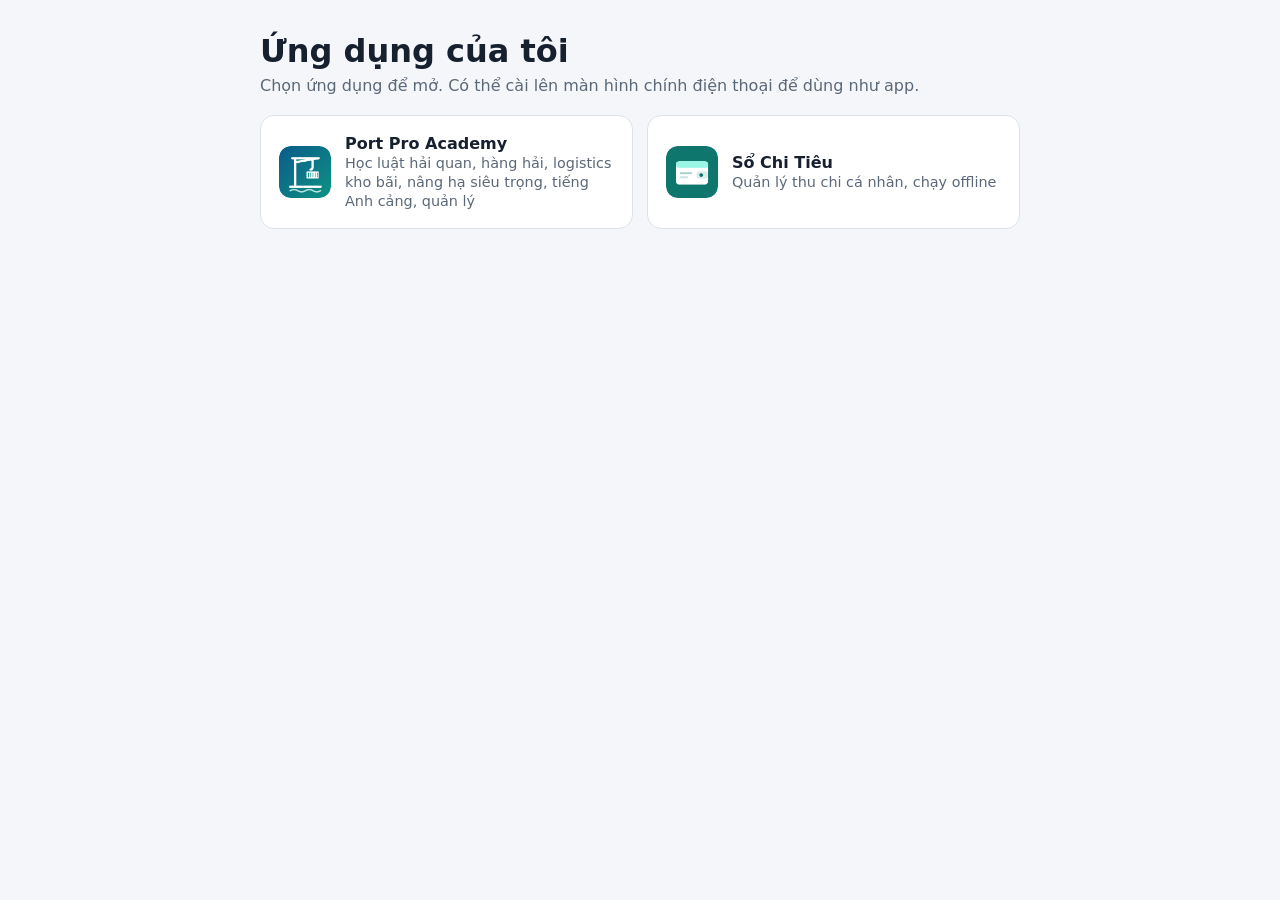
<file: index.html>
<!doctype html>
<html lang="vi">
<head>
  <meta charset="utf-8">
  <meta name="viewport" content="width=device-width, initial-scale=1">
  <title>Ứng dụng của tôi</title>
  <meta name="description" content="Trang tổng hợp các ứng dụng web cá nhân.">
  <link rel="icon" href="port-academy/icons/icon.svg" type="image/svg+xml">
  <style>
    :root { --bg:#f4f6f9; --card:#fff; --text:#16202e; --muted:#5b6878; --border:#dbe2ea; --primary:#0b5c8a; }
    @media (prefers-color-scheme: dark) { :root { --bg:#0e141b; --card:#16202b; --text:#e6edf3; --muted:#9aa8b7; --border:#2a3847; --primary:#4ba3d9; } }
    body { margin:0; background:var(--bg); color:var(--text); font-family:system-ui,-apple-system,"Segoe UI",Roboto,Arial,sans-serif; }
    main { max-width:760px; margin:0 auto; padding:32px 16px; }
    h1 { margin:0 0 6px; }
    p { color:var(--muted); margin-top:0; }
    .grid { display:grid; gap:14px; grid-template-columns:repeat(auto-fit,minmax(240px,1fr)); margin-top:20px; }
    a.card { display:flex; gap:14px; align-items:center; padding:18px; border-radius:14px; background:var(--card); border:1px solid var(--border); color:var(--text); text-decoration:none; }
    a.card:hover { border-color:var(--primary); }
    a.card img { width:52px; height:52px; border-radius:12px; flex:none; }
    a.card b { display:block; }
    a.card span { color:var(--muted); font-size:.9rem; }
  </style>
</head>
<body>
  <main>
    <h1>Ứng dụng của tôi</h1>
    <p>Chọn ứng dụng để mở. Có thể cài lên màn hình chính điện thoại để dùng như app.</p>
    <div class="grid">
      <a class="card" href="port-academy/"><img src="port-academy/icons/icon-192.png" alt=""><div><b>Port Pro Academy</b><span>Học luật hải quan, hàng hải, logistics kho bãi, nâng hạ siêu trọng, tiếng Anh cảng, quản lý</span></div></a>
      <a class="card" href="expense-app/"><img src="expense-app/icons/icon-192.png" alt=""><div><b>Sổ Chi Tiêu</b><span>Quản lý thu chi cá nhân, chạy offline</span></div></a>
    </div>
  </main>
</body>
</html>
</file>
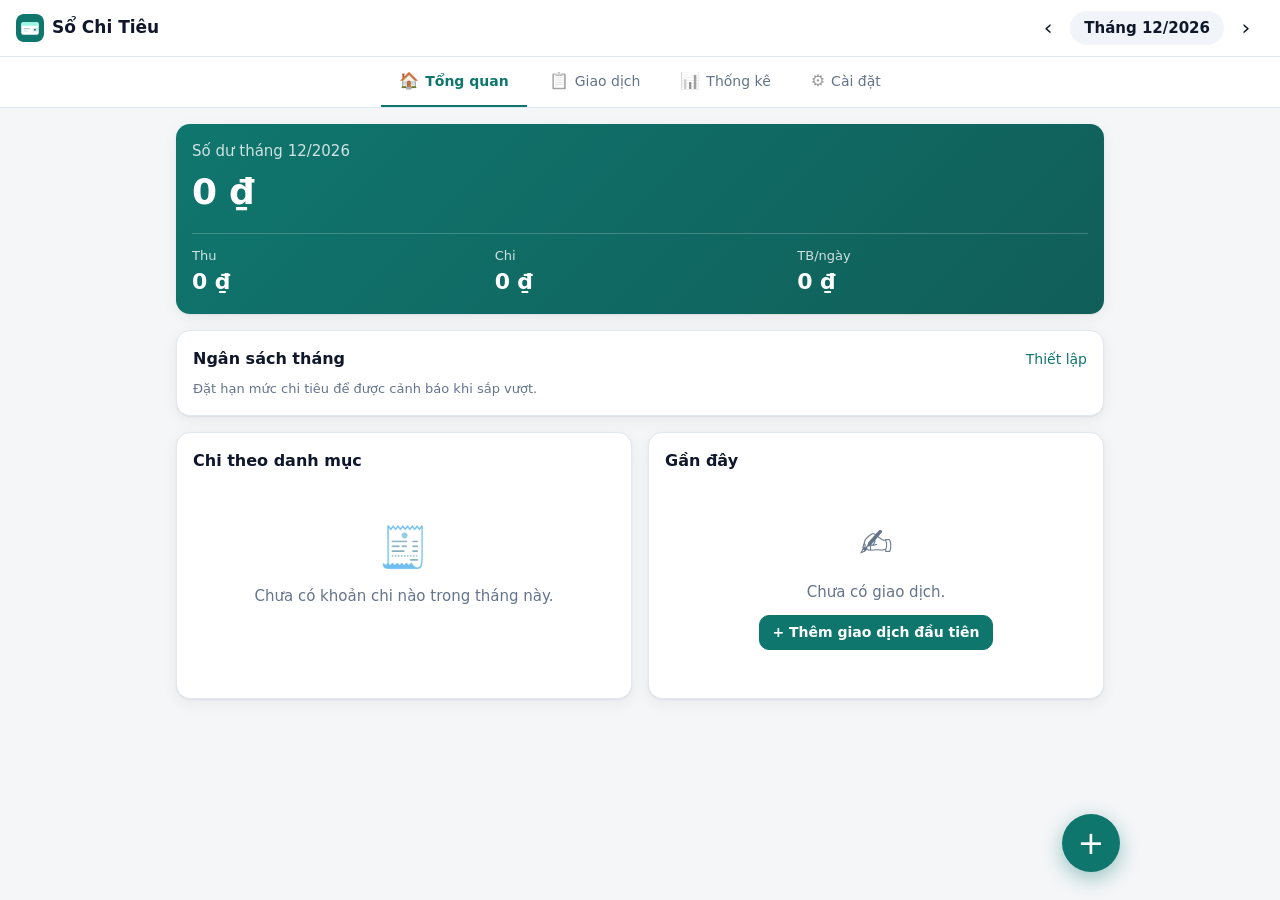
<file: expense-app/index.html>
<!doctype html>
<html lang="vi">
<head>
  <meta charset="utf-8">
  <meta name="viewport" content="width=device-width, initial-scale=1, viewport-fit=cover">
  <title>Sổ Chi Tiêu</title>
  <meta name="description" content="Ứng dụng quản lý thu chi cá nhân, chạy offline trên trình duyệt.">
  <meta name="theme-color" content="#0f766e">
  <meta name="apple-mobile-web-app-capable" content="yes">
  <meta name="apple-mobile-web-app-title" content="Chi Tiêu">
  <link rel="manifest" href="manifest.webmanifest">
  <link rel="icon" href="icons/icon.svg" type="image/svg+xml">
  <link rel="apple-touch-icon" href="icons/icon-192.png">
  <link rel="stylesheet" href="css/styles.css">
  <script src="js/app.js" defer></script>
</head>
<body>
  <header class="app-header">
    <div class="brand">
      <img src="icons/icon.svg" alt="" width="28" height="28">
      <span>Sổ Chi Tiêu</span>
      <span id="syncBadge" class="sync-badge" role="status" hidden><span class="sync-icon"></span><span class="sync-text"></span></span>
    </div>
    <div class="month-nav">
      <button class="icon-btn" data-action="prev-month" aria-label="Tháng trước">‹</button>
      <button class="month-label" data-action="this-month" id="monthLabel" title="Về tháng hiện tại"></button>
      <button class="icon-btn" data-action="next-month" aria-label="Tháng sau">›</button>
    </div>
  </header>

  <nav class="tabs" aria-label="Điều hướng chính">
    <button class="tab active" data-view="dashboard"><span aria-hidden="true">🏠</span>Tổng quan</button>
    <button class="tab" data-view="transactions"><span aria-hidden="true">📋</span>Giao dịch</button>
    <button class="tab" data-view="stats"><span aria-hidden="true">📊</span>Thống kê</button>
    <button class="tab" data-view="settings"><span aria-hidden="true">⚙️</span>Cài đặt</button>
  </nav>

  <main class="container">
    <!-- Tổng quan -->
    <section class="view active" id="view-dashboard" aria-label="Tổng quan"></section>

    <!-- Giao dịch -->
    <section class="view" id="view-transactions" aria-label="Giao dịch">
      <div class="card filters">
        <input type="search" id="fSearch" placeholder="Tìm theo ghi chú, danh mục…" aria-label="Tìm kiếm">
        <select id="fType" aria-label="Loại">
          <option value="all">Tất cả</option>
          <option value="expense">Chi</option>
          <option value="income">Thu</option>
        </select>
        <select id="fCat" aria-label="Danh mục"></select>
      </div>
      <div id="txSummary" class="tx-summary"></div>
      <div id="txList"></div>
    </section>

    <!-- Thống kê -->
    <section class="view" id="view-stats" aria-label="Thống kê">
      <div class="grid-2">
        <div class="card">
          <h2>Cơ cấu chi tiêu</h2>
          <canvas id="donutChart" data-height="240" role="img" aria-label="Biểu đồ cơ cấu chi tiêu theo danh mục"></canvas>
          <ul id="donutLegend" class="legend"></ul>
        </div>
        <div class="card">
          <h2>Thu &amp; chi 6 tháng</h2>
          <canvas id="barChart" data-height="240" role="img" aria-label="Biểu đồ thu chi 6 tháng gần nhất"></canvas>
          <div class="legend-inline">
            <span><i class="dot income"></i>Thu</span>
            <span><i class="dot expense"></i>Chi</span>
          </div>
        </div>
      </div>
      <div class="card">
        <h2>Chi tiêu theo ngày</h2>
        <canvas id="dailyChart" data-height="180" role="img" aria-label="Biểu đồ chi tiêu theo ngày trong tháng"></canvas>
      </div>
      <div id="statsMetrics" class="metrics"></div>
    </section>

    <!-- Cài đặt -->
    <section class="view" id="view-settings" aria-label="Cài đặt">
      <div class="card">
        <h2>Chung</h2>
        <div class="form-row">
          <label for="sTheme">Giao diện</label>
          <select id="sTheme">
            <option value="auto">Theo hệ thống</option>
            <option value="light">Sáng</option>
            <option value="dark">Tối</option>
          </select>
        </div>
        <div class="form-row">
          <label for="sBudget">Ngân sách chi mỗi tháng</label>
          <div class="input-suffix">
            <input id="sBudget" inputmode="numeric" autocomplete="off" placeholder="0 = không giới hạn">
            <span>₫</span>
          </div>
        </div>
        <button class="btn" id="installBtn" data-action="install" hidden>📲 Cài đặt ứng dụng</button>
      </div>

      <div class="card">
        <div class="card-head">
          <h2>Danh mục chi</h2>
          <button class="btn small" data-action="add-cat" data-type="expense">+ Thêm</button>
        </div>
        <ul id="catListExpense" class="cat-list"></ul>
      </div>

      <div class="card">
        <div class="card-head">
          <h2>Danh mục thu</h2>
          <button class="btn small" data-action="add-cat" data-type="income">+ Thêm</button>
        </div>
        <ul id="catListIncome" class="cat-list"></ul>
      </div>

      <div class="card">
        <h2>Dữ liệu</h2>
        <p class="muted" id="syncInfo">Dữ liệu chỉ lưu trên trình duyệt của thiết bị này. Hãy sao lưu định kỳ.</p>
        <div class="btn-group">
          <button class="btn" data-action="export-json">⬇️ Sao lưu (JSON)</button>
          <button class="btn" data-action="import-json">⬆️ Khôi phục</button>
          <button class="btn" data-action="export-csv">📄 Xuất Excel (CSV)</button>
          <button class="btn" data-action="sample-data">✨ Tạo dữ liệu mẫu</button>
          <button class="btn danger" data-action="reset-data">🗑️ Xóa toàn bộ</button>
        </div>
        <p class="muted small" id="storageInfo"></p>
      </div>
    </section>
  </main>

  <button class="fab" data-action="add-tx" aria-label="Thêm giao dịch" title="Thêm giao dịch (phím N)">+</button>

  <!-- Hộp thoại giao dịch -->
  <dialog id="txDialog" aria-labelledby="txDialogTitle">
    <form id="txForm" novalidate>
      <h2 id="txDialogTitle">Thêm giao dịch</h2>
      <div class="segmented" role="radiogroup" aria-label="Loại giao dịch">
        <label><input type="radio" name="type" value="expense" checked><span>Khoản chi</span></label>
        <label><input type="radio" name="type" value="income"><span>Khoản thu</span></label>
      </div>
      <div class="form-row">
        <label for="txAmount">Số tiền</label>
        <div class="input-suffix big">
          <input id="txAmount" name="amount" inputmode="numeric" autocomplete="off" placeholder="0" required>
          <span>₫</span>
        </div>
        <div class="quick-amounts" id="quickAmounts"></div>
      </div>
      <div class="form-row">
        <label for="txCategory">Danh mục</label>
        <select id="txCategory" name="category" required></select>
      </div>
      <div class="form-row">
        <label for="txDate">Ngày</label>
        <input type="date" id="txDate" name="date" required>
      </div>
      <div class="form-row">
        <label for="txNote">Ghi chú</label>
        <input id="txNote" name="note" maxlength="200" placeholder="VD: Cà phê với khách hàng">
      </div>
      <p class="form-error" id="txError" role="alert"></p>
      <div class="dialog-actions">
        <button type="button" class="btn danger ghost" id="txDelete" data-action="delete-tx" hidden>Xóa</button>
        <span class="spacer"></span>
        <button type="button" class="btn ghost" data-action="close-dialog">Hủy</button>
        <button type="submit" class="btn primary">Lưu</button>
      </div>
    </form>
  </dialog>

  <!-- Hộp thoại danh mục -->
  <dialog id="catDialog" aria-labelledby="catDialogTitle">
    <form id="catForm" novalidate>
      <h2 id="catDialogTitle">Danh mục</h2>
      <div class="form-row two">
        <div>
          <label for="catIcon">Biểu tượng</label>
          <input id="catIcon" name="icon" maxlength="4" placeholder="🍜">
        </div>
        <div>
          <label for="catColor">Màu</label>
          <input type="color" id="catColor" name="color" value="#0f766e">
        </div>
      </div>
      <div class="form-row">
        <label for="catName">Tên danh mục</label>
        <input id="catName" name="name" maxlength="40" required>
      </div>
      <div class="form-row" id="catBudgetRow">
        <label for="catBudget">Hạn mức mỗi tháng (tùy chọn)</label>
        <div class="input-suffix">
          <input id="catBudget" name="budget" inputmode="numeric" autocomplete="off" placeholder="0 = không giới hạn">
          <span>₫</span>
        </div>
      </div>
      <p class="form-error" id="catError" role="alert"></p>
      <div class="dialog-actions">
        <button type="button" class="btn danger ghost" id="catDelete" data-action="delete-cat" hidden>Xóa</button>
        <span class="spacer"></span>
        <button type="button" class="btn ghost" data-action="close-dialog">Hủy</button>
        <button type="submit" class="btn primary">Lưu</button>
      </div>
    </form>
  </dialog>

  <!-- Hộp xác nhận -->
  <dialog id="confirmDialog" class="confirm" aria-labelledby="confirmMsg">
    <form method="dialog">
      <p id="confirmMsg" class="confirm-msg"></p>
      <div class="dialog-actions">
        <span class="spacer"></span>
        <button value="cancel" class="btn ghost">Hủy</button>
        <button value="ok" id="confirmOk" class="btn primary">Đồng ý</button>
      </div>
    </form>
  </dialog>

  <input type="file" id="importFile" accept="application/json,.json" hidden>
  <div id="toast" class="toast" role="status" aria-live="polite"></div>

  <noscript><p class="noscript">Ứng dụng cần bật JavaScript để hoạt động.</p></noscript>
</body>
</html>
</file>
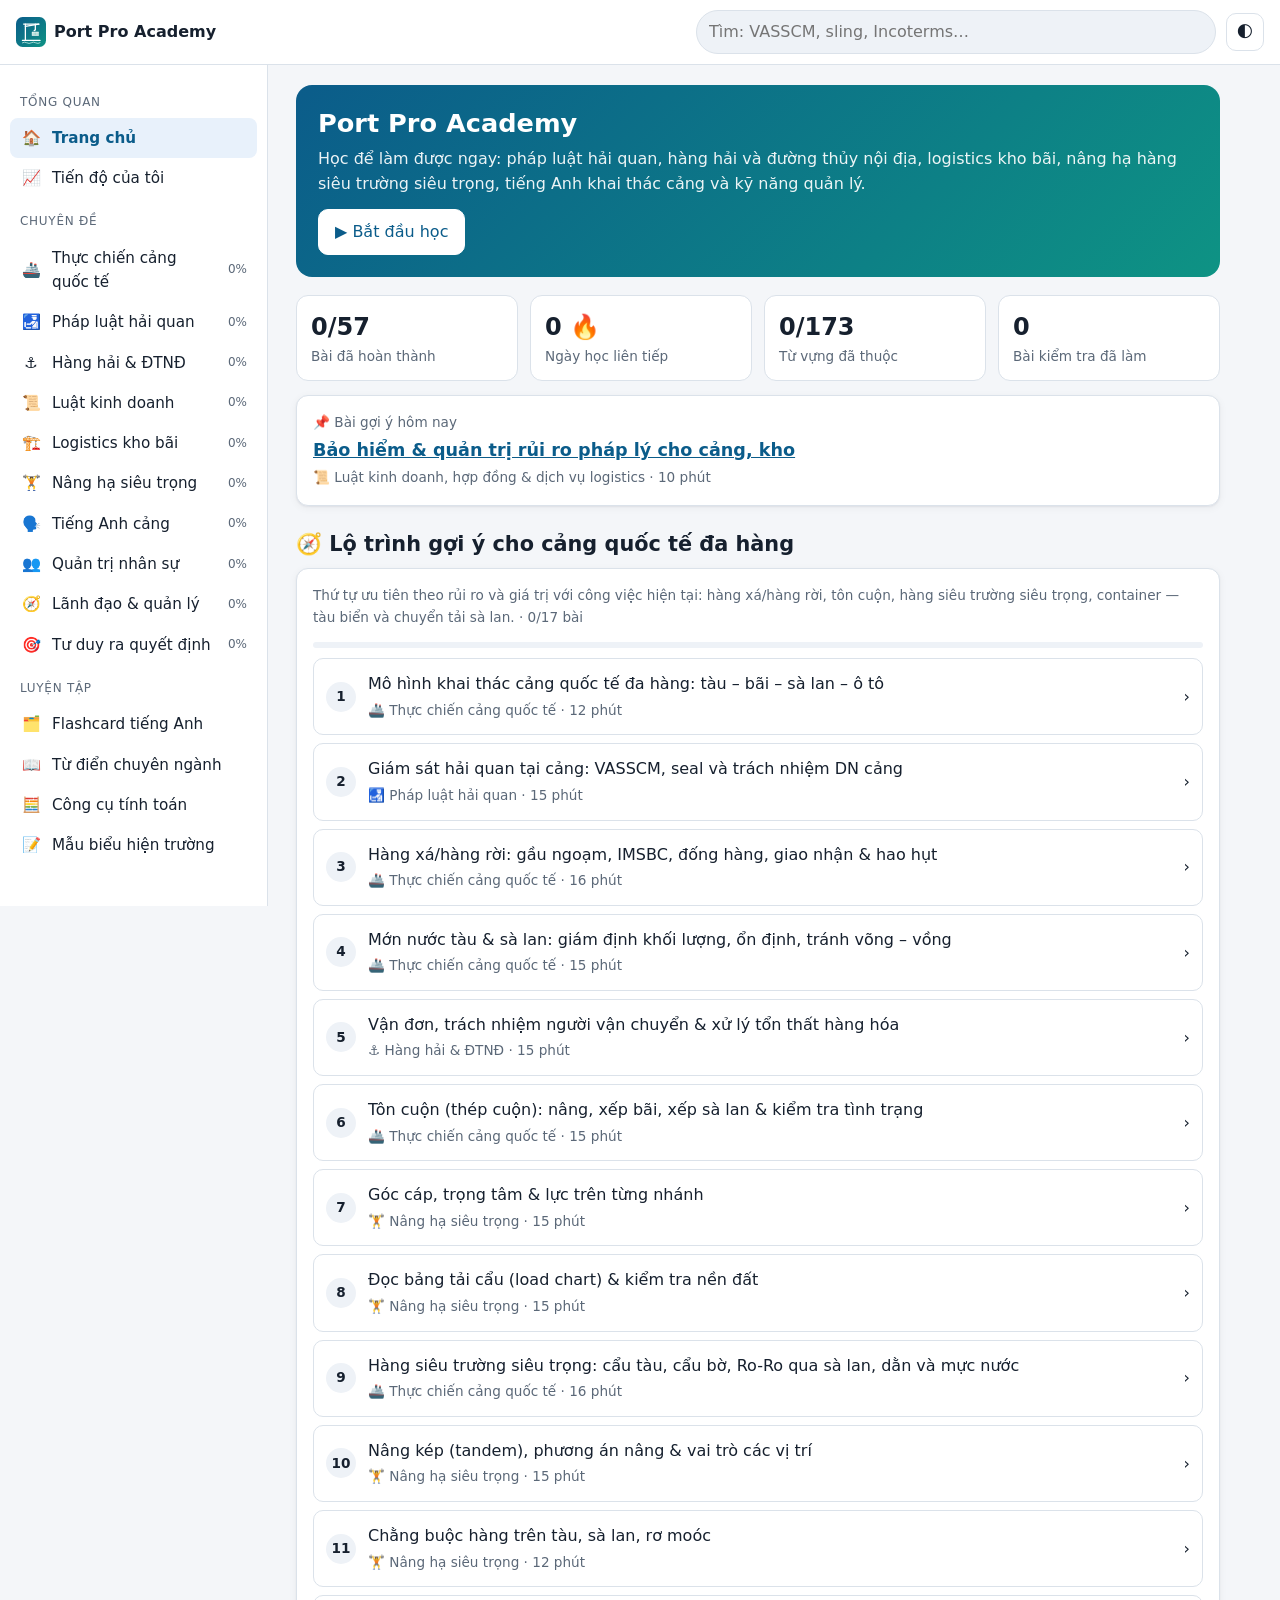
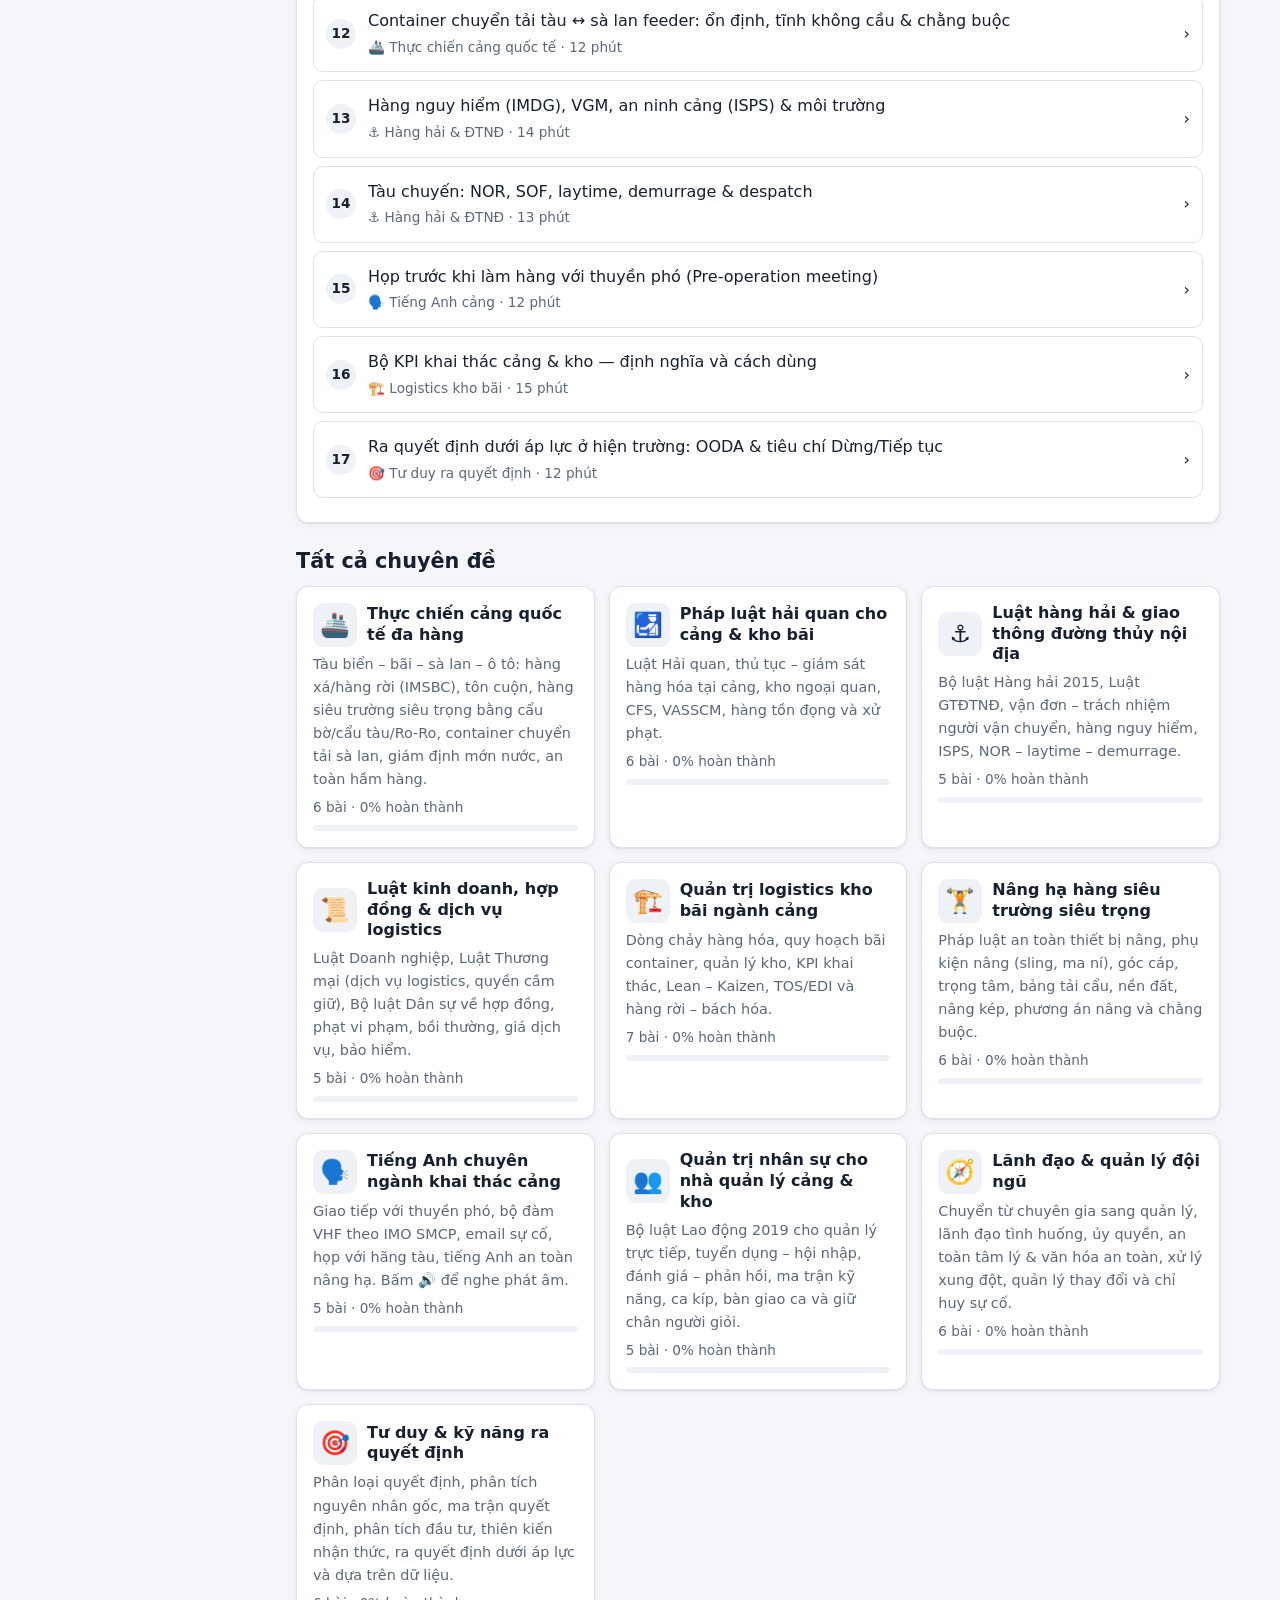
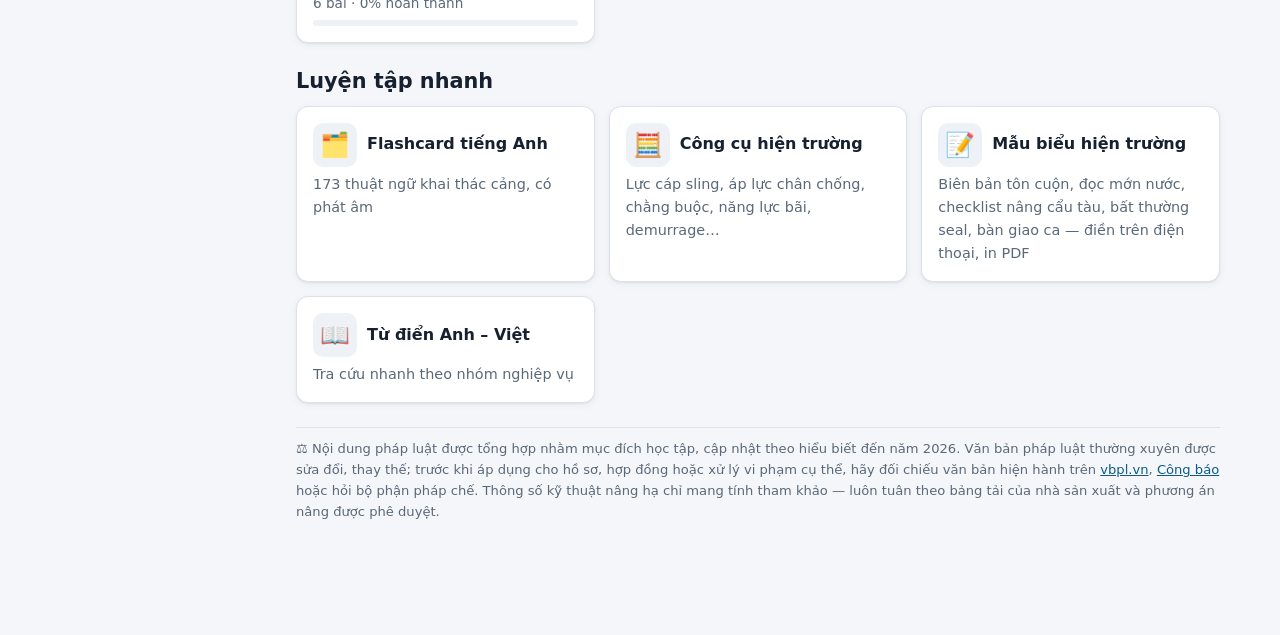
<file: port-academy/index.html>
<!doctype html>
<html lang="vi">
<head>
  <meta charset="utf-8">
  <meta name="viewport" content="width=device-width, initial-scale=1, viewport-fit=cover">
  <title>Port Pro Academy</title>
  <meta name="description" content="Học pháp luật hải quan, hàng hải, đường thủy nội địa, logistics kho bãi, nâng hạ hàng siêu trường siêu trọng, tiếng Anh khai thác cảng và kỹ năng quản lý.">
  <meta name="theme-color" content="#0b5c8a">
  <meta name="apple-mobile-web-app-capable" content="yes">
  <meta name="apple-mobile-web-app-title" content="Port Academy">
  <link rel="manifest" href="manifest.webmanifest">
  <link rel="icon" href="icons/icon.svg" type="image/svg+xml">
  <link rel="apple-touch-icon" href="icons/icon-192.png">
  <link rel="stylesheet" href="css/styles.css">
  <script>
    try { var t = localStorage.getItem('pa.theme'); if (t) document.documentElement.setAttribute('data-theme', t); } catch (e) {}
  </script>
</head>
<body>
  <header class="topbar">
    <a class="brand" href="#/"><img src="icons/icon.svg" alt=""><span>Port Pro <span class="long">Academy</span></span></a>
    <form class="search" id="searchForm" role="search">
      <label for="q" class="visually-hidden">Tìm kiếm</label>
      <input id="q" type="search" placeholder="Tìm: VASSCM, sling, Incoterms…" autocomplete="off">
    </form>
    <button class="icon-btn" id="themeBtn" title="Đổi giao diện sáng/tối" aria-label="Đổi giao diện sáng/tối">🌓</button>
  </header>

  <div class="layout">
    <nav class="sidebar" id="sidebar" aria-label="Danh mục học"></nav>
    <main id="app" tabindex="-1"><p>Đang tải…</p></main>
  </div>

  <nav class="bottom-nav" id="bottomNav" aria-label="Điều hướng nhanh">
    <a href="#/" data-nav="home"><span class="ico">🏠</span>Trang chủ</a>
    <a href="#/modules" data-nav="modules"><span class="ico">📚</span>Bài học</a>
    <a href="#/flashcards" data-nav="flashcards"><span class="ico">🗂️</span>Từ vựng</a>
    <a href="#/tools" data-nav="tools"><span class="ico">🧮</span>Công cụ</a>
    <a href="#/forms" data-nav="forms"><span class="ico">📝</span>Mẫu biểu</a>
    <a href="#/progress" data-nav="progress"><span class="ico">📈</span>Tiến độ</a>
  </nav>

  <script src="js/data/00-cang-quoc-te.js"></script>
  <script src="js/data/01-hai-quan.js"></script>
  <script src="js/data/02-hang-hai-dtnd.js"></script>
  <script src="js/data/03-kinh-doanh.js"></script>
  <script src="js/data/04-logistics-kho.js"></script>
  <script src="js/data/05-nang-ha.js"></script>
  <script src="js/data/06-tieng-anh.js"></script>
  <script src="js/data/07-nhan-su.js"></script>
  <script src="js/data/08-lanh-dao.js"></script>
  <script src="js/data/09-quyet-dinh.js"></script>
  <script src="js/data/glossary.js"></script>
  <script src="js/data/forms.js"></script>
  <script src="js/app.js"></script>
</body>
</html>
</file>
<file: expense-app/css/styles.css>
/* ===== Design tokens ===== */
:root {
  --bg: #f4f6f8;
  --surface: #ffffff;
  --surface-2: #f1f5f9;
  --border: #e2e8f0;
  --text: #0f172a;
  --muted: #64748b;
  --primary: #0f766e;
  --primary-contrast: #ffffff;
  --primary-soft: #ccfbf1;
  --income: #16a34a;
  --expense: #dc2626;
  --warn: #d97706;
  --shadow: 0 1px 2px rgba(15, 23, 42, .06), 0 4px 16px rgba(15, 23, 42, .06);
  --radius: 14px;
  --nav-h: 64px;
  color-scheme: light;
}

@media (prefers-color-scheme: dark) {
  :root:not([data-theme="light"]) {
    --bg: #0b1220;
    --surface: #131c2e;
    --surface-2: #1b263b;
    --border: #26324a;
    --text: #e2e8f0;
    --muted: #94a3b8;
    --primary: #2dd4bf;
    --primary-contrast: #042f2e;
    --primary-soft: #134e4a;
    --income: #4ade80;
    --expense: #f87171;
    --warn: #fbbf24;
    --shadow: 0 1px 2px rgba(0, 0, 0, .3), 0 4px 16px rgba(0, 0, 0, .25);
    color-scheme: dark;
  }
}

:root[data-theme="dark"] {
  --bg: #0b1220;
  --surface: #131c2e;
  --surface-2: #1b263b;
  --border: #26324a;
  --text: #e2e8f0;
  --muted: #94a3b8;
  --primary: #2dd4bf;
  --primary-contrast: #042f2e;
  --primary-soft: #134e4a;
  --income: #4ade80;
  --expense: #f87171;
  --warn: #fbbf24;
  --shadow: 0 1px 2px rgba(0, 0, 0, .3), 0 4px 16px rgba(0, 0, 0, .25);
  color-scheme: dark;
}

/* ===== Base ===== */
*, *::before, *::after { box-sizing: border-box; }

html { -webkit-text-size-adjust: 100%; }

body {
  margin: 0;
  background: var(--bg);
  color: var(--text);
  font: 15px/1.5 system-ui, -apple-system, "Segoe UI", Roboto, "Helvetica Neue", Arial, sans-serif;
  padding-bottom: calc(var(--nav-h) + 24px + env(safe-area-inset-bottom));
  overflow-x: hidden;
}

h2 { font-size: 16px; margin: 0 0 12px; }
button, input, select { font: inherit; color: inherit; }
button { cursor: pointer; }
.muted { color: var(--muted); }
.small { font-size: 13px; }
.hidden, [hidden] { display: none !important; }

.container {
  max-width: 960px;
  margin: 0 auto;
  padding: 16px;
}

/* ===== Header ===== */
.app-header {
  position: sticky;
  top: 0;
  z-index: 20;
  display: flex;
  align-items: center;
  justify-content: space-between;
  gap: 12px;
  padding: 10px 16px;
  padding-top: calc(10px + env(safe-area-inset-top));
  background: var(--surface);
  border-bottom: 1px solid var(--border);
}

.brand { display: flex; align-items: center; gap: 8px; font-weight: 700; font-size: 17px; white-space: nowrap; min-width: 0; }
@media (max-width: 400px) { .brand > span:not(.sync-badge) { display: none; } }
.brand img { border-radius: 8px; }

.month-nav { display: flex; align-items: center; gap: 4px; }
.month-label {
  border: 0;
  background: var(--surface-2);
  border-radius: 999px;
  padding: 6px 14px;
  font-weight: 600;
  min-width: 128px;
  white-space: nowrap;
}
.icon-btn {
  width: 36px; height: 36px;
  border-radius: 50%;
  border: 0;
  background: transparent;
  font-size: 22px;
  line-height: 1;
}
.icon-btn:hover, .month-label:hover { background: var(--border); }

/* ===== Tabs (bottom nav on mobile, top tabs on desktop) ===== */
.tabs {
  position: fixed;
  left: 0; right: 0; bottom: 0;
  z-index: 20;
  display: grid;
  grid-template-columns: repeat(4, 1fr);
  height: calc(var(--nav-h) + env(safe-area-inset-bottom));
  padding-bottom: env(safe-area-inset-bottom);
  background: var(--surface);
  border-top: 1px solid var(--border);
}
.tab {
  display: flex;
  flex-direction: column;
  align-items: center;
  justify-content: center;
  gap: 2px;
  border: 0;
  background: transparent;
  color: var(--muted);
  font-size: 12px;
}
.tab span { font-size: 20px; filter: grayscale(1); opacity: .7; }
.tab.active { color: var(--primary); font-weight: 600; }
.tab.active span { filter: none; opacity: 1; }

@media (min-width: 768px) {
  body { padding-bottom: 40px; }
  .tabs {
    position: sticky;
    top: 57px;
    bottom: auto;
    height: auto;
    padding: 0 16px;
    display: flex;
    justify-content: center;
    gap: 4px;
    border-top: 0;
    border-bottom: 1px solid var(--border);
  }
  .tab {
    flex-direction: row;
    gap: 6px;
    font-size: 14px;
    padding: 12px 18px;
    border-bottom: 2px solid transparent;
  }
  .tab span { font-size: 16px; }
  .tab.active { border-bottom-color: var(--primary); }
}

/* ===== Views & cards ===== */
.view { display: none; }
.view.active { display: block; animation: fade .18s ease; }
@keyframes fade { from { opacity: 0; transform: translateY(4px); } to { opacity: 1; transform: none; } }

.card {
  background: var(--surface);
  border: 1px solid var(--border);
  border-radius: var(--radius);
  box-shadow: var(--shadow);
  padding: 16px;
  margin-bottom: 16px;
}
.card-head { display: flex; align-items: center; justify-content: space-between; margin-bottom: 8px; }
.card-head h2 { margin: 0; }
.card-head a, .link-btn {
  color: var(--primary);
  font-size: 14px;
  background: none;
  border: 0;
  padding: 0;
}

.grid-2 { display: grid; gap: 16px; grid-template-columns: minmax(0, 1fr); }
.grid-2 > .card { margin-bottom: 0; }
.grid-2 + * { margin-top: 16px; }
@media (min-width: 768px) { .grid-2 { grid-template-columns: repeat(2, minmax(0, 1fr)); } }

/* ===== Summary ===== */
.summary {
  display: grid;
  grid-template-columns: repeat(3, 1fr);
  gap: 12px;
}
.stat { min-width: 0; }
.stat .label { color: var(--muted); font-size: 13px; }
.stat .value {
  font-weight: 700;
  font-size: clamp(13px, 3.6vw, 22px);
  white-space: nowrap;
  overflow: hidden;
  text-overflow: ellipsis;
  font-variant-numeric: tabular-nums;
}
.income-text { color: var(--income); }
.expense-text { color: var(--expense); }

.hero {
  background: linear-gradient(135deg, #0f766e, #115e59);
  color: #fff;
  border: 0;
}
.hero .label { color: rgba(255, 255, 255, .8); }
.hero .balance { font-size: clamp(26px, 8vw, 36px); font-weight: 800; font-variant-numeric: tabular-nums; margin: 2px 0 14px; overflow-wrap: anywhere; }
.hero .summary .value { color: #fff; }
.hero .summary { border-top: 1px solid rgba(255, 255, 255, .2); padding-top: 12px; }

/* ===== Progress ===== */
.progress {
  height: 10px;
  background: var(--surface-2);
  border-radius: 999px;
  overflow: hidden;
  margin: 8px 0;
}
.progress > i {
  display: block;
  height: 100%;
  background: var(--primary);
  border-radius: inherit;
  transition: width .3s ease;
}
.progress.warn > i { background: var(--warn); }
.progress.over > i { background: var(--expense); }
.progress.thin { height: 6px; margin: 4px 0 0; }

.budget-meta { display: flex; justify-content: space-between; gap: 8px; font-size: 13px; color: var(--muted); flex-wrap: wrap; }

/* ===== Category breakdown ===== */
.breakdown { list-style: none; margin: 0; padding: 0; }
.breakdown li { padding: 8px 0; border-bottom: 1px solid var(--border); }
.breakdown li:last-child { border-bottom: 0; }
.breakdown .row { display: flex; align-items: center; gap: 10px; }
.breakdown .name { flex: 1; min-width: 0; overflow: hidden; text-overflow: ellipsis; white-space: nowrap; }
.breakdown .amt { font-weight: 600; font-variant-numeric: tabular-nums; }
.breakdown .sub { font-size: 12px; color: var(--muted); }
.badge {
  font-size: 11px;
  padding: 1px 8px;
  border-radius: 999px;
  background: var(--surface-2);
  color: var(--muted);
  white-space: nowrap;
}
.badge.over { background: color-mix(in srgb, var(--expense) 15%, transparent); color: var(--expense); }
.badge.warn { background: color-mix(in srgb, var(--warn) 18%, transparent); color: var(--warn); }

/* ===== Transactions ===== */
.filters {
  display: grid;
  grid-template-columns: 1fr;
  gap: 8px;
}
@media (min-width: 560px) { .filters { grid-template-columns: 2fr 1fr 1fr; } }

input, select {
  width: 100%;
  padding: 10px 12px;
  border: 1px solid var(--border);
  border-radius: 10px;
  background: var(--surface);
  min-height: 42px;
}
input:focus, select:focus, button:focus-visible {
  outline: 2px solid var(--primary);
  outline-offset: 1px;
}
input[type="color"] { padding: 4px; height: 42px; }

.tx-summary { display: flex; gap: 16px; flex-wrap: wrap; font-size: 13px; color: var(--muted); margin: -4px 4px 12px; }
.tx-summary b { font-variant-numeric: tabular-nums; }

.day-group { margin-bottom: 12px; padding: 0; overflow: hidden; }
.day-head {
  display: flex;
  justify-content: space-between;
  padding: 10px 16px;
  background: var(--surface-2);
  font-size: 13px;
  color: var(--muted);
}
.day-head b { color: var(--text); font-weight: 600; }

.tx-list { list-style: none; margin: 0; padding: 0; }
.tx {
  display: flex;
  align-items: center;
  gap: 12px;
  padding: 10px 16px;
  border-top: 1px solid var(--border);
  cursor: pointer;
}
.tx:first-child { border-top: 0; }
.tx:hover, .tx:focus-visible { background: var(--surface-2); }
.card > .tx-list .tx { padding-left: 0; padding-right: 0; }
.tx-icon {
  flex: none;
  width: 40px; height: 40px;
  border-radius: 12px;
  display: grid;
  place-items: center;
  font-size: 20px;
}
.tx-main { flex: 1; min-width: 0; display: flex; flex-direction: column; }
.tx-cat { font-weight: 600; }
.tx-note { font-size: 13px; color: var(--muted); overflow: hidden; text-overflow: ellipsis; white-space: nowrap; }
.tx-amt { font-weight: 700; font-variant-numeric: tabular-nums; white-space: nowrap; }
.tx-amt.income { color: var(--income); }
.tx-amt.expense { color: var(--text); }

.empty {
  text-align: center;
  padding: 32px 16px;
  color: var(--muted);
}
.empty .emoji { font-size: 40px; display: block; margin-bottom: 8px; }

/* ===== Charts ===== */
canvas { display: block; width: 100%; }
.legend { list-style: none; padding: 0; margin: 12px 0 0; display: grid; gap: 6px; }
.legend li { display: flex; align-items: center; gap: 8px; font-size: 13px; }
.legend .name { flex: 1; min-width: 0; overflow: hidden; text-overflow: ellipsis; white-space: nowrap; }
.legend .pct { color: var(--muted); width: 44px; text-align: right; font-variant-numeric: tabular-nums; }
.legend .val { font-weight: 600; font-variant-numeric: tabular-nums; }
.dot { width: 10px; height: 10px; border-radius: 3px; display: inline-block; flex: none; }
.dot.income { background: var(--income); }
.dot.expense { background: var(--expense); }
.legend-inline { display: flex; gap: 16px; justify-content: center; font-size: 13px; color: var(--muted); margin-top: 8px; }
.legend-inline span { display: inline-flex; align-items: center; gap: 6px; }

.metrics { display: grid; grid-template-columns: repeat(2, minmax(0, 1fr)); gap: 12px; }
@media (min-width: 768px) { .metrics { grid-template-columns: repeat(4, minmax(0, 1fr)); } }
.metrics .card { margin: 0; }
.metrics .value { font-size: 18px; font-weight: 700; font-variant-numeric: tabular-nums; overflow-wrap: anywhere; }
.metrics .label { font-size: 13px; color: var(--muted); }

/* ===== Settings ===== */
.form-row { margin-bottom: 14px; }
.form-row > label, .form-row.two label { display: block; font-size: 13px; color: var(--muted); margin-bottom: 4px; }
.form-row.two { display: grid; grid-template-columns: 1fr 1fr; gap: 12px; }

.input-suffix { position: relative; }
.input-suffix input { padding-right: 34px; font-variant-numeric: tabular-nums; }
.input-suffix span { position: absolute; right: 12px; top: 50%; transform: translateY(-50%); color: var(--muted); }
.input-suffix.big input { font-size: 24px; font-weight: 700; min-height: 52px; }

.cat-list { list-style: none; margin: 0; padding: 0; }
.cat-list li {
  display: flex; align-items: center; gap: 12px;
  padding: 8px 0;
  border-top: 1px solid var(--border);
}
.cat-list li:first-child { border-top: 0; }
.cat-list .name { flex: 1; min-width: 0; }
.cat-list .name small { display: block; color: var(--muted); }

.btn {
  display: inline-flex;
  align-items: center;
  justify-content: center;
  gap: 6px;
  padding: 10px 16px;
  min-height: 42px;
  border-radius: 10px;
  border: 1px solid var(--border);
  background: var(--surface);
  font-weight: 600;
}
.btn:hover { background: var(--surface-2); }
.btn.small { padding: 6px 12px; min-height: 34px; font-size: 14px; }
.btn.primary { background: var(--primary); color: var(--primary-contrast); border-color: var(--primary); }
.btn.primary:hover { filter: brightness(1.08); }
.btn.danger { color: var(--expense); }
.btn.ghost { border-color: transparent; background: transparent; }
.btn-group { display: flex; flex-wrap: wrap; gap: 8px; }

/* ===== FAB ===== */
.fab {
  position: fixed;
  right: 20px;
  bottom: calc(var(--nav-h) + 20px + env(safe-area-inset-bottom));
  z-index: 25;
  width: 58px; height: 58px;
  border-radius: 50%;
  border: 0;
  background: var(--primary);
  color: var(--primary-contrast);
  font-size: 32px;
  line-height: 1;
  box-shadow: 0 6px 20px rgba(15, 118, 110, .4);
  transition: transform .15s ease;
}
.fab:hover { transform: scale(1.06); }
.fab:active { transform: scale(.96); }
@media (min-width: 768px) { .fab { bottom: 28px; right: max(28px, calc(50% - 480px)); } }

/* ===== Dialog ===== */
dialog {
  width: min(480px, calc(100% - 32px));
  max-height: calc(100dvh - 32px);
  border: 0;
  border-radius: 18px;
  padding: 20px;
  background: var(--surface);
  color: var(--text);
  box-shadow: 0 20px 60px rgba(0, 0, 0, .3);
}
dialog::backdrop { background: rgba(15, 23, 42, .5); backdrop-filter: blur(2px); }
dialog h2 { font-size: 18px; margin-bottom: 16px; }
.dialog-actions { display: flex; gap: 8px; align-items: center; margin-top: 8px; }
.spacer { flex: 1; }
.form-error { color: var(--expense); font-size: 13px; min-height: 1em; margin: 0; }

.segmented {
  display: grid;
  grid-template-columns: 1fr 1fr;
  background: var(--surface-2);
  border-radius: 12px;
  padding: 4px;
  margin-bottom: 16px;
}
.segmented label { position: relative; }
.segmented input { position: absolute; opacity: 0; pointer-events: none; }
.segmented span {
  display: block;
  text-align: center;
  padding: 8px;
  border-radius: 9px;
  cursor: pointer;
  font-weight: 600;
  color: var(--muted);
}
.segmented input:checked + span { background: var(--surface); color: var(--text); box-shadow: var(--shadow); }
.segmented input[value="expense"]:checked + span { color: var(--expense); }
.segmented input[value="income"]:checked + span { color: var(--income); }
.segmented input:focus-visible + span { outline: 2px solid var(--primary); }

.quick-amounts { display: flex; gap: 6px; flex-wrap: wrap; margin-top: 8px; }
.quick-amounts button {
  border: 1px solid var(--border);
  background: var(--surface-2);
  border-radius: 999px;
  padding: 4px 10px;
  font-size: 13px;
}

dialog.confirm { width: min(400px, calc(100% - 32px)); }
.confirm-msg { margin: 0 0 16px; white-space: pre-line; font-size: 15px; }
.btn.danger-fill { background: var(--expense); border-color: var(--expense); color: #fff; }

.sync-badge {
  display: inline-flex;
  align-items: center;
  gap: 4px;
  font-size: 12px;
  font-weight: 500;
  color: var(--muted);
  background: var(--surface-2);
  border-radius: 999px;
  padding: 2px 8px;
}
.sync-badge[data-state="error"] { color: var(--expense); }
@media (max-width: 560px) { .sync-badge .sync-text { display: none; } .sync-badge { padding: 2px 6px; } }

/* ===== Toast ===== */
.toast {
  position: fixed;
  left: 50%;
  bottom: calc(var(--nav-h) + 90px + env(safe-area-inset-bottom));
  transform: translateX(-50%) translateY(20px);
  background: #0f172a;
  color: #fff;
  padding: 10px 18px;
  border-radius: 999px;
  font-size: 14px;
  opacity: 0;
  pointer-events: none;
  transition: opacity .2s, transform .2s;
  z-index: 100;
  max-width: calc(100% - 32px);
  text-align: center;
}
.toast.show { opacity: 1; transform: translateX(-50%) translateY(0); }
@media (min-width: 768px) { .toast { bottom: 32px; } }

.noscript { text-align: center; padding: 40px 16px; }

@media (prefers-reduced-motion: reduce) {
  *, *::before, *::after { animation: none !important; transition: none !important; }
}
</file>
<file: port-academy/css/styles.css>
/* ============ Port Pro Academy — styles ============ */
:root {
  --bg: #f4f6f9;
  --surface: #ffffff;
  --surface-2: #eef2f7;
  --text: #16202e;
  --muted: #5b6878;
  --border: #dbe2ea;
  --primary: #0b5c8a;
  --primary-ink: #ffffff;
  --accent: #0e9384;
  --warn: #b45309;
  --warn-bg: #fff7e6;
  --danger: #b42318;
  --danger-bg: #fdecea;
  --ok: #067647;
  --ok-bg: #e7f6ee;
  --info-bg: #e8f1fb;
  --shadow: 0 1px 2px rgba(16, 24, 40, .06), 0 2px 8px rgba(16, 24, 40, .05);
  --radius: 12px;
  --sidebar-w: 268px;
  --font: system-ui, -apple-system, "Segoe UI", Roboto, "Helvetica Neue", Arial, sans-serif;
}
@media (prefers-color-scheme: dark) {
  :root:not([data-theme="light"]) {
    --bg: #0e141b; --surface: #16202b; --surface-2: #1d2936; --text: #e6edf3; --muted: #9aa8b7;
    --border: #2a3847; --primary: #4ba3d9; --primary-ink: #04121c; --accent: #3cc7b4;
    --warn: #f5b454; --warn-bg: #2d2412; --danger: #f97066; --danger-bg: #2f1716;
    --ok: #47cd89; --ok-bg: #11291d; --info-bg: #13263a;
    --shadow: 0 1px 2px rgba(0,0,0,.4);
  }
}
:root[data-theme="dark"] {
  --bg: #0e141b; --surface: #16202b; --surface-2: #1d2936; --text: #e6edf3; --muted: #9aa8b7;
  --border: #2a3847; --primary: #4ba3d9; --primary-ink: #04121c; --accent: #3cc7b4;
  --warn: #f5b454; --warn-bg: #2d2412; --danger: #f97066; --danger-bg: #2f1716;
  --ok: #47cd89; --ok-bg: #11291d; --info-bg: #13263a;
  --shadow: 0 1px 2px rgba(0,0,0,.4);
}

* { box-sizing: border-box; }
html { -webkit-text-size-adjust: 100%; }
body {
  margin: 0; background: var(--bg); color: var(--text); font-family: var(--font);
  font-size: 16px; line-height: 1.6;
}
a { color: var(--primary); }
button, input, select, textarea { font: inherit; color: inherit; }
img, svg { max-width: 100%; }
h1, h2, h3, h4 { line-height: 1.3; margin: 1.2em 0 .5em; }
h1 { font-size: 1.6rem; margin-top: .2em; }
h2 { font-size: 1.3rem; }
h3 { font-size: 1.1rem; }
.visually-hidden { position: absolute !important; width: 1px; height: 1px; overflow: hidden; clip: rect(0 0 0 0); }

/* ---------- Layout ---------- */
.topbar {
  position: sticky; top: 0; z-index: 20; display: flex; align-items: center; gap: 10px;
  padding: 10px 16px; padding-top: max(10px, env(safe-area-inset-top));
  background: var(--surface); border-bottom: 1px solid var(--border);
}
.brand { display: flex; align-items: center; gap: 8px; font-weight: 700; text-decoration: none; color: var(--text); white-space: nowrap; }
.brand img { width: 30px; height: 30px; }
.topbar .search { flex: 1; min-width: 0; max-width: 520px; margin-left: auto; }
.topbar .search input {
  width: 100%; padding: 8px 12px; border-radius: 999px; border: 1px solid var(--border);
  background: var(--surface-2);
}
.icon-btn {
  border: 1px solid var(--border); background: var(--surface); border-radius: 10px;
  width: 38px; height: 38px; display: inline-grid; place-items: center; cursor: pointer; flex: none;
}
.layout { display: flex; min-height: calc(100vh - 59px); }
.sidebar {
  width: var(--sidebar-w); flex: none; border-right: 1px solid var(--border); background: var(--surface);
  padding: 14px 10px 40px; position: sticky; top: 59px; height: calc(100vh - 59px); overflow-y: auto;
}
.sidebar .group-label { font-size: .75rem; text-transform: uppercase; letter-spacing: .06em; color: var(--muted); margin: 14px 10px 6px; }
.nav-link {
  display: flex; align-items: center; gap: 10px; padding: 8px 10px; border-radius: 8px;
  color: var(--text); text-decoration: none; font-size: .95rem;
}
.nav-link:hover { background: var(--surface-2); }
.nav-link.active { background: var(--info-bg); color: var(--primary); font-weight: 600; }
.nav-link .ico { width: 22px; text-align: center; flex: none; }
.nav-link .pct { margin-left: auto; font-size: .75rem; color: var(--muted); }
main { flex: 1; min-width: 0; padding: 20px 28px 100px; max-width: 980px; }
main:focus { outline: none; }

.bottom-nav { display: none; }

@media (max-width: 900px) {
  .sidebar { display: none; }
  main { padding: 14px 16px 96px; }
  .brand span.long { display: none; }
  .bottom-nav {
    display: flex; position: fixed; bottom: 0; left: 0; right: 0; z-index: 30;
    background: var(--surface); border-top: 1px solid var(--border);
    padding-bottom: env(safe-area-inset-bottom);
  }
  .bottom-nav a {
    flex: 1; display: flex; flex-direction: column; align-items: center; gap: 2px; padding: 7px 2px;
    font-size: .7rem; color: var(--muted); text-decoration: none;
  }
  .bottom-nav a .ico { font-size: 1.25rem; line-height: 1; }
  .bottom-nav a.active { color: var(--primary); font-weight: 600; }
}

/* ---------- Components ---------- */
.card {
  background: var(--surface); border: 1px solid var(--border); border-radius: var(--radius);
  box-shadow: var(--shadow); padding: 16px; margin-bottom: 14px;
}
.grid { display: grid; gap: 14px; grid-template-columns: repeat(auto-fill, minmax(260px, 1fr)); }
.module-card { display: flex; flex-direction: column; gap: 6px; text-decoration: none; color: var(--text); margin: 0; transition: transform .1s; }
.module-card:hover { transform: translateY(-2px); }
.module-card .head { display: flex; align-items: center; gap: 10px; }
.module-card .emoji {
  font-size: 1.5rem; width: 44px; height: 44px; border-radius: 10px; display: grid; place-items: center;
  background: var(--surface-2); flex: none;
}
.module-card h3 { margin: 0; font-size: 1rem; }
.module-card p { margin: 0; color: var(--muted); font-size: .9rem; }
.progress { height: 6px; background: var(--surface-2); border-radius: 999px; overflow: hidden; }
.progress > span { display: block; height: 100%; background: var(--accent); border-radius: 999px; }
.meta { color: var(--muted); font-size: .85rem; }
.pill {
  display: inline-block; padding: 2px 10px; border-radius: 999px; font-size: .78rem;
  background: var(--surface-2); color: var(--muted); border: 1px solid var(--border);
}
.pill.ok { background: var(--ok-bg); color: var(--ok); border-color: transparent; }
.btn {
  display: inline-flex; align-items: center; justify-content: center; gap: 6px; padding: 9px 16px; border-radius: 10px;
  border: 1px solid var(--border); background: var(--surface); cursor: pointer; text-decoration: none; color: var(--text);
  font-weight: 500; min-height: 42px;
}
.btn.primary { background: var(--primary); color: var(--primary-ink); border-color: var(--primary); }
.btn.ok { background: var(--ok); color: #fff; border-color: var(--ok); }
.btn.small { padding: 5px 10px; min-height: 34px; font-size: .9rem; }
.btn-row { display: flex; gap: 8px; flex-wrap: wrap; margin-top: 12px; }
.stats { display: grid; grid-template-columns: repeat(auto-fit, minmax(140px, 1fr)); gap: 12px; }
.stat { background: var(--surface); border: 1px solid var(--border); border-radius: var(--radius); padding: 12px 14px; }
.stat .v { font-size: 1.5rem; font-weight: 700; }
.stat .l { color: var(--muted); font-size: .85rem; }
.hero {
  background: linear-gradient(135deg, #0b5c8a, #0e9384); color: #fff; border-radius: 16px; padding: 22px;
  margin-bottom: 18px;
}
.hero h1 { margin: 0 0 6px; }
.hero p { margin: 0; opacity: .92; }
.hero .btn { background: #fff; color: #0b5c8a; border-color: #fff; }

.breadcrumb { font-size: .85rem; color: var(--muted); margin-bottom: 6px; }
.breadcrumb a { color: var(--muted); }
.lesson-list { list-style: none; padding: 0; margin: 0; }
.lesson-list li a {
  display: flex; gap: 12px; align-items: center; padding: 12px; border-radius: 10px; text-decoration: none; color: var(--text);
  border: 1px solid var(--border); background: var(--surface); margin-bottom: 8px;
}
.lesson-list li a:hover { border-color: var(--primary); }
.lesson-list .num {
  width: 30px; height: 30px; border-radius: 50%; display: grid; place-items: center; background: var(--surface-2);
  font-size: .85rem; font-weight: 600; flex: none;
}
.lesson-list .done .num { background: var(--ok); color: #fff; }
.lesson-list .t { flex: 1; }

/* ---------- Lesson content ---------- */
.content { overflow-wrap: anywhere; }
.content p, .content li { max-width: 72ch; }
.content ul, .content ol { padding-left: 1.3em; }
.content li { margin: 3px 0; }
.content code { background: var(--surface-2); padding: 1px 5px; border-radius: 5px; font-size: .92em; }
.content .formula {
  background: var(--surface-2); border-left: 4px solid var(--primary); padding: 10px 14px; border-radius: 8px;
  font-size: .95rem; overflow-x: auto; white-space: pre-wrap;
}
.table-wrap { overflow-x: auto; margin: 10px 0; border: 1px solid var(--border); border-radius: 10px; }
table { border-collapse: collapse; width: 100%; font-size: .92rem; background: var(--surface); }
th, td { padding: 8px 10px; border-bottom: 1px solid var(--border); text-align: left; vertical-align: top; }
th { background: var(--surface-2); font-weight: 600; }
tr:last-child td { border-bottom: 0; }
.callout { border-radius: 10px; padding: 12px 14px; margin: 12px 0; border: 1px solid transparent; }
.callout > :first-child { margin-top: 0; } .callout > :last-child { margin-bottom: 0; }
.callout.tip { background: var(--ok-bg); border-color: color-mix(in srgb, var(--ok) 25%, transparent); }
.callout.warn { background: var(--warn-bg); border-color: color-mix(in srgb, var(--warn) 30%, transparent); }
.callout.danger { background: var(--danger-bg); border-color: color-mix(in srgb, var(--danger) 30%, transparent); }
.callout.info { background: var(--info-bg); border-color: color-mix(in srgb, var(--primary) 25%, transparent); }
.callout strong.title { display: block; margin-bottom: 4px; }
.keypoints { background: var(--info-bg); border-radius: 10px; padding: 12px 16px; }
.keypoints h3 { margin-top: 0; }
.checklist { list-style: none; padding: 0; }
.checklist li { display: flex; gap: 10px; align-items: flex-start; padding: 8px 0; border-bottom: 1px dashed var(--border); }
.checklist input { width: 20px; height: 20px; margin-top: 3px; flex: none; accent-color: var(--ok); }
.checklist label { cursor: pointer; }
.checklist input:checked + label { color: var(--muted); text-decoration: line-through; }
textarea.note {
  width: 100%; min-height: 110px; border-radius: 10px; border: 1px solid var(--border); padding: 10px; background: var(--surface);
  resize: vertical;
}
.lesson-nav { display: flex; justify-content: space-between; gap: 10px; margin-top: 20px; flex-wrap: wrap; }
.lesson-nav .btn { flex: 1 1 200px; }
.disclaimer { font-size: .82rem; color: var(--muted); border-top: 1px solid var(--border); padding-top: 10px; margin-top: 24px; }

.content .en { color: var(--text); }
.say-inline {
  border: 0; background: transparent; cursor: pointer; padding: 0 4px; margin-left: 4px; font-size: .95em; vertical-align: baseline;
}

/* ---------- Quiz ---------- */
.quiz-q { margin-bottom: 16px; }
.quiz-q .q { font-weight: 600; margin-bottom: 8px; }
.opt {
  display: block; width: 100%; text-align: left; padding: 10px 12px; margin: 6px 0; border-radius: 10px;
  border: 1px solid var(--border); background: var(--surface); cursor: pointer;
}
.opt:hover:not([disabled]) { border-color: var(--primary); }
.opt.correct { background: var(--ok-bg); border-color: var(--ok); }
.opt.wrong { background: var(--danger-bg); border-color: var(--danger); }
.opt[disabled] { cursor: default; }
.explain { font-size: .9rem; color: var(--muted); margin-top: 6px; }
.score-box { text-align: center; padding: 18px; }
.score-box .big { font-size: 2.4rem; font-weight: 800; color: var(--primary); }

/* ---------- Flashcards ---------- */
.fc-wrap { perspective: 1000px; max-width: 560px; margin: 0 auto; }
.fc {
  position: relative; height: 260px; cursor: pointer; transform-style: preserve-3d; transition: transform .45s;
}
.fc.flipped { transform: rotateY(180deg); }
.fc .face {
  position: absolute; inset: 0; backface-visibility: hidden; -webkit-backface-visibility: hidden;
  background: var(--surface); border: 1px solid var(--border); border-radius: 16px; box-shadow: var(--shadow);
  display: flex; flex-direction: column; align-items: center; justify-content: center; padding: 20px; text-align: center;
}
.fc .back { transform: rotateY(180deg); }
.fc .term { font-size: 1.6rem; font-weight: 700; }
.fc .vi { font-size: 1.2rem; font-weight: 600; color: var(--primary); }
.fc .ex { color: var(--muted); font-style: italic; margin-top: 10px; font-size: .95rem; }
.fc .cat { position: absolute; top: 12px; left: 14px; }
.fc .box { position: absolute; top: 12px; right: 14px; }
.chips { display: flex; gap: 6px; flex-wrap: wrap; margin: 10px 0; }
.chip {
  border: 1px solid var(--border); background: var(--surface); border-radius: 999px; padding: 5px 12px; cursor: pointer; font-size: .85rem;
}
.chip { text-decoration: none; color: var(--text); }
.chip.active { background: var(--primary); color: var(--primary-ink); border-color: var(--primary); }

/* ---------- Glossary ---------- */
.gl-item { display: flex; gap: 10px; align-items: flex-start; padding: 10px 0; border-bottom: 1px solid var(--border); }
.gl-item .t { font-weight: 700; }
.gl-item .d { color: var(--muted); font-size: .92rem; }
.gl-item .say { margin-left: auto; }

/* ---------- Tools ---------- */
.form-grid { display: grid; grid-template-columns: repeat(auto-fit, minmax(180px, 1fr)); gap: 10px; }
.field label { display: block; font-size: .85rem; color: var(--muted); margin-bottom: 3px; }
.field input, .field select {
  width: 100%; padding: 9px 10px; border-radius: 8px; border: 1px solid var(--border); background: var(--surface);
}
.result { margin-top: 12px; padding: 12px 14px; border-radius: 10px; background: var(--surface-2); }
.result .v { font-size: 1.25rem; font-weight: 700; }
.tool-tabs { display: flex; gap: 6px; overflow-x: auto; padding-bottom: 6px; margin-bottom: 10px; scrollbar-width: thin; }
.tool-tabs .chip { white-space: nowrap; }
.dm-table input { width: 70px; padding: 5px; border: 1px solid var(--border); border-radius: 6px; background: var(--surface); }
.dm-table input.name { width: 140px; }

/* ---------- Search ---------- */
.search-hit { display: block; padding: 12px; border-radius: 10px; border: 1px solid var(--border); background: var(--surface); margin-bottom: 8px; text-decoration: none; color: var(--text); }
.search-hit .s { color: var(--muted); font-size: .9rem; }
mark { background: #ffe58a; color: #000; border-radius: 3px; padding: 0 2px; }


/* ---------- Mẫu biểu ---------- */
.field.wide { grid-column: 1 / -1; }
.form-sec h3 { margin: 16px 0 6px; font-size: 1rem; color: var(--primary); }
.row-card { border: 1px solid var(--border); border-radius: 10px; padding: 10px 12px; margin: 10px 0; background: var(--surface-2); }
.row-head { display: flex; justify-content: space-between; align-items: center; margin-bottom: 6px; }
.chk-item { border-bottom: 1px dashed var(--border); padding: 10px 0; display: grid; gap: 8px; grid-template-columns: 1fr; }
.chk-item.ng .chk-text { color: var(--danger); font-weight: 600; }
.chk-item.ok .chk-text { color: var(--muted); }
.chk-ctl { display: flex; gap: 8px; flex-wrap: wrap; align-items: center; }
.chk-ctl input { flex: 1 1 160px; padding: 7px 10px; border-radius: 8px; border: 1px solid var(--border); background: var(--surface); min-width: 0; }
.seg { display: inline-flex; border: 1px solid var(--border); border-radius: 10px; overflow: hidden; }
.seg-btn { border: 0; border-right: 1px solid var(--border); background: var(--surface); padding: 7px 12px; cursor: pointer; font-size: .9rem; min-height: 38px; }
.seg-btn:last-child { border-right: 0; }
.seg-btn.on.ok { background: var(--ok); color: #fff; }
.seg-btn.on.ng { background: var(--danger); color: #fff; }
.seg-btn.on.na { background: var(--muted); color: #fff; }
@media (min-width: 720px) { .chk-item { grid-template-columns: 1fr auto; align-items: center; } .chk-ctl input { flex-basis: 180px; } }
.result-card .v { font-size: 1.2rem; font-weight: 700; margin-top: 6px; }
.print-only { display: none; }

@media print {
  body.print-form #formRoot > :not(#printArea), body.print-form #formsRoot > :not(#printArea) { display: none !important; }
  body.print-form .print-only { display: block !important; }
  @page { size: A4; margin: 12mm; }
  .pf { color: #000; font-size: 10.5pt; line-height: 1.35; }
  .pf h3 { font-size: 11pt; margin: 10px 0 4px; color: #000; break-after: avoid; }
  .pf table { width: 100%; border-collapse: collapse; background: #fff; font-size: 9.5pt; margin-bottom: 4px; }
  .pf th, .pf td { border: 1px solid #000; padding: 4px 6px; color: #000; background: #fff; vertical-align: top; }
  .pf tr { break-inside: avoid; }
  .pf-head td { border: 1.5px solid #000; vertical-align: middle; }
  .pf-org { width: 28%; font-weight: 700; font-size: 9pt; }
  .pf-title { text-align: center; font-size: 12pt; }
  .pf-no { width: 18%; font-size: 9pt; }
  .pf-fields th { width: 38%; font-weight: 600; text-align: left; }
  .pf-area { min-height: 18mm; margin-top: 3px; }
  .pf-grid th { font-size: 8.5pt; text-align: center; }
  .pf-grid td { height: 7mm; }
  .pf-c { text-align: center; font-size: 12pt; width: 6%; }
  .pf-n { width: 22%; }
  .pf-blank { display: inline-block; min-width: 40mm; }
  .pf-note { font-size: 8.5pt; margin: 4px 0; }
  .pf-sum .callout { border: 1px solid #000; background: #fff; padding: 4px 6px; margin: 4px 0; }
  .pf-sum .table-wrap { border: 0; }
  .pf-sign { margin-top: 10px; }
  .pf-sign td { text-align: center; border: 0; width: 33%; }
  .pf-space { height: 22mm; }
}

@media print {
  .topbar, .sidebar, .bottom-nav, .lesson-nav, .no-print { display: none !important; }
  main { padding: 0; max-width: none; }
  .card { box-shadow: none; }
}
</file>
